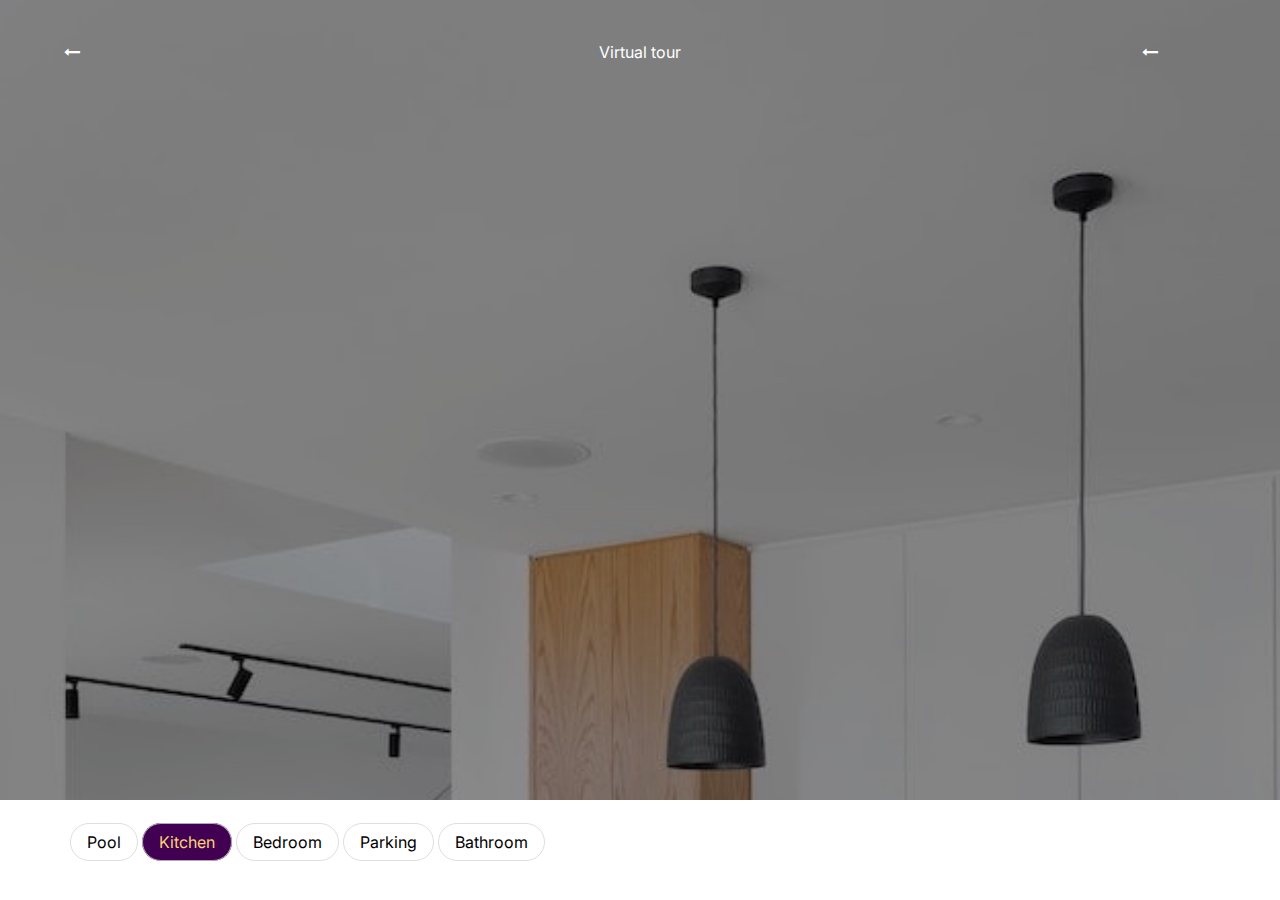
<file: 0-random-designs-4-main/index.html>
<!DOCTYPE html>
<html lang="en">
  <head>
    <meta charset="UTF-8" />
    <meta name="viewport" content="width=device-width, initial-scale=1.0" />
    <meta http-equiv="X-UA-Compatible" content="ie=edge" />
    <title>HTML + CSS</title>
    <link rel="stylesheet" href="styles.css" />
    <link rel="stylesheet" href="styles_global.css" />
    <link
      rel="stylesheet"
      href="https://cdnjs.cloudflare.com/ajax/libs/font-awesome/4.7.0/css/font-awesome.min.css"
    />
    <link rel="stylesheet" href="https://fonts.googleapis.com/css?family=Inter|Playfair+Display">
  </head>
  <body>
   <nav>
    <div class="nav-container">
      <div class="left-icon"><i class="fa fa-long-arrow-left" aria-hidden="true"></i></div>
      <div class="centre-text">Virtual tour</div>
      <div class="right-icon"><i class="fa fa-long-arrow-left" aria-hidden="true"></i></div>
    </div>
  </nav> 

  <!-- <section>
    <div class="left-trapezoid"></div>
    <div class="right-trapezoid"></div>
  </section> -->

  <footer>
    <div class="container">
      <span class="">Pool</span>
      <span class="focus">Kitchen</span>
      <span class="">Bedroom</span>
      <span class="">Parking</span>
      <span class="">Bathroom</span>
    </div>
  </footer>

  </body>
</html>
</file>
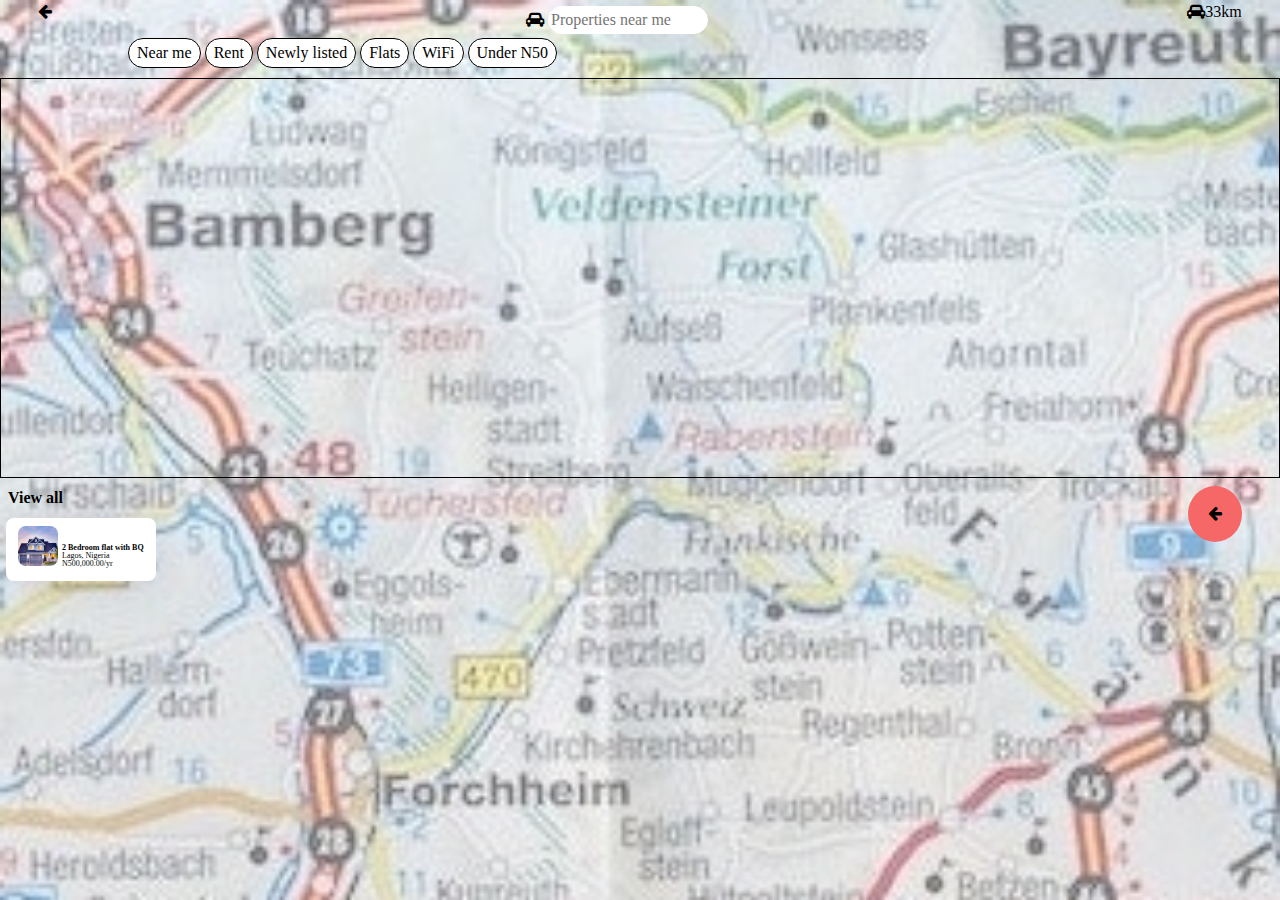
<file: random-designs-1-main/index.html>
<!DOCTYPE html>
<html lang="en">
  <head>
    <meta charset="UTF-8" />
    <meta name="viewport" content="width=device-width, initial-scale=1.0" />
    <!-- <meta name="viewport" content="width=device-width, initial-scale=1.0"> -->
    <meta http-equiv="X-UA-Compatible" content="ie=edge" />
    <title>HTML + CSS</title>
    <link rel="stylesheet" href="styles.css" />
    <link rel="stylesheet" href="styles_global.css" />
    <link
      rel="stylesheet"
      href="https://cdnjs.cloudflare.com/ajax/libs/font-awesome/4.7.0/css/font-awesome.min.css"
    />
  </head>
  <body>
    <div class="top">

      <div class="row-1">
        <span class="left-arrow"><i class="fa fa-arrow-left"></i></span>
        
        <span class="input-box">
          <i class="fa fa-car"></i>
          <input
            type="text"
            name="text"
            placeholder="Properties near me"
          />
        </span>

        <span class="thirty-three-km-part"><i class="fa fa-car"></i>33km</span>
      </div> 

      <div class="row row-2">
      <span>Near me</span>
      <span>Rent</span>
      <span>Newly listed</span>
      <span>Flats</span>
      <span>WiFi</span>
      <span>Under N50</span>
    </div>

    <div class="map-area">
      <div class="cursor big"></div>
    </div>

    <div class="bottom">
      <div class="bottom-row-1">
        <span>View all</span>
        <span><i class="fa fa-arrow-left"></i></span>
      </div>

      <div class="bottom-row-2">
        <div class="card">
          <img src="img/home.jpg" alt="An apartment home" />
          <div class="apt-details">
            <span>2 Bedroom flat with BQ</span>
            <span>Lagos, Nigeria</span>
            <span>N500,000.00/yr</span>
          </div>
        </div>
      </div>

        <!-- <div class="card">
          <img src="img/home.jpg" alt="An apartment home" />
          <div class="apt-details">
            <span>2 Bedroom flat with BQ</span>
            <span>Lagos, Nigeria</span>
            <span>N500,000.00<span style="display: inline; font-weight: 300; font-size: 10px;">/yr</span></span>
          </div>
        </div> -->
      <!-- </div> -->


      
    </div>
  </body>
</html>
<!-- <script>
  const cursorBig = document.querySelector('.big');
  const positionElement = (e)=> {
    const mouseY = e.clientY;
    const mouseX = e.clientX;
    
    cursorBig.style.transform = `translate3d(${mouseX}px, ${mouseY}px, 0)`;
  }
  window.addEventListener('mousemove', positionElement)

</script> -->
</file>
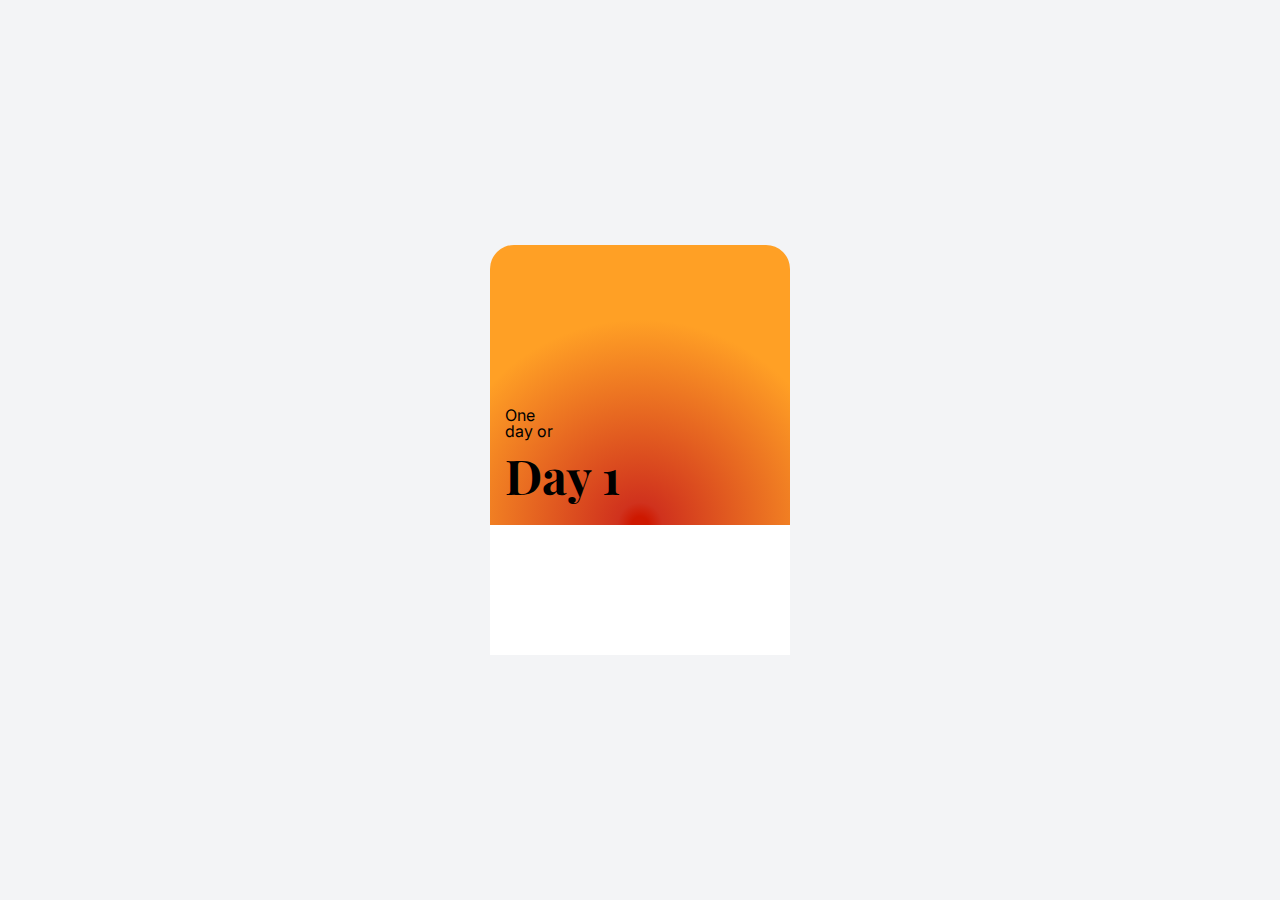
<file: random-designs-2-main/index.html>
<!DOCTYPE html>
<html lang="en">
  <head>
    <meta charset="UTF-8" />
    <meta name="viewport" content="width=device-width, initial-scale=1.0" />
    <!-- <meta name="viewport" content="width=device-width, initial-scale=1.0"> -->
    <meta http-equiv="X-UA-Compatible" content="ie=edge" />
    <title>HTML + CSS</title>
    <link rel="stylesheet" href="styles.css" />
    <link rel="stylesheet" href="styles_global.css" />
    <link
      rel="stylesheet"
      href="https://cdnjs.cloudflare.com/ajax/libs/font-awesome/4.7.0/css/font-awesome.min.css"
    />
    <link rel="stylesheet" href="https://fonts.googleapis.com/css?family=Inter|Playfair+Display">
  </head>
  <body>
    <div class="container">
      <div class="card">
        <div class="text">
          <span>One day or</span>
          <span>Day 1</span>
        </div>
      </div>
      <div class="bottom"></div>
    </div>
  </body>
</html>
</file>
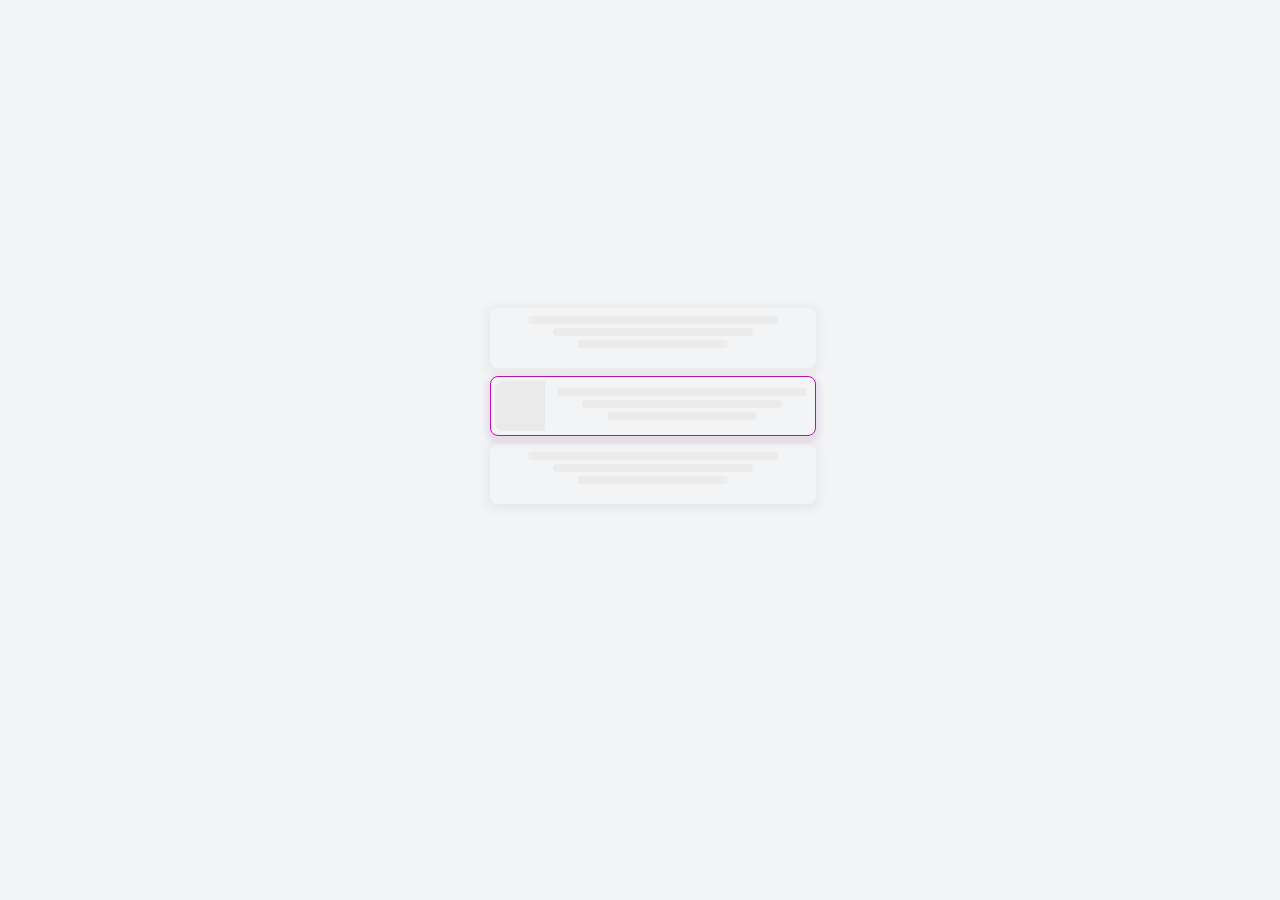
<file: random-designs-3-main/index.html>
<!DOCTYPE html>
<html lang="en">
  <head>
    <meta charset="UTF-8" />
    <meta name="viewport" content="width=device-width, initial-scale=1.0" />
    <meta http-equiv="X-UA-Compatible" content="ie=edge" />
    <title>HTML + CSS</title>
    <link rel="stylesheet" href="styles.css" />
    <link rel="stylesheet" href="styles_global.css" />
    <link
      rel="stylesheet"
      href="https://cdnjs.cloudflare.com/ajax/libs/font-awesome/4.7.0/css/font-awesome.min.css"
    />
    <link rel="stylesheet" href="https://fonts.googleapis.com/css?family=Inter|Playfair+Display">
  </head>
  <body>
    <div class="page">
      <div class="container nofocus-box">
        <div class="right-lines">
          <div></div>
          <div></div>
          <div></div>
        </div>
      </div>
      <div class="container focus-box">
        <div class="left-box"></div>
        <div class="right-lines">
          <div></div>
          <div></div>
          <div></div>
        </div>
      </div>
      <div class="container nofocus-box">
        <div class="right-lines">
          <div></div>
          <div></div>
          <div></div>
        </div>
      </div>
    </div>
    
  </body>
</html>
</file>
<file: 0-random-designs-4-main/styles.css>
nav {
    /* display: inline-block; */
    color: #ffffff;
    font-family: Inter;
    /* position: relative; */
}

nav {

}

.nav-container{
    display: inline-block;
    position: relative;  
    text-align: justify;
    margin-top: 20px;
}
nav div:first-child {
    /* position: absolute; */
    display: inline-block;
    left: 5%;
    top: 20px;
}

nav div:nth-child(2){
    position: absolute;
	top: 12px;
    display: inline-block;
	left: 50%;
	transform: translate(-50%, -50%);
    /* top: 50%; */
}

nav div:last-child {
 position: absolute;
 display: inline-block;
 right: 5%;
}

.left-trapezoid{
    border-bottom: 50px solid #555;
	border-left: 25px solid transparent;
	border-right: 25px solid transparent;
	height: 0;
	width: 125px;
    /* z-index: 9999; */
    /* display: inline-block; */
    /* position: absolute; */
}

footer{
    height: 100px;
    width: 100%;
    background-color: #fff;
    display: block;
    position: fixed;
    bottom: 0;
    left: 0;
}

footer .container {
    padding: 30px;
    font-family: Inter;
    white-space: nowrap;
    margin-left: 40px;
}

.container span {
    border: 1px solid #d5d5d5c7;
    padding: 8px 16px;
    border-radius: 32px;
    background-color: #ffffff ;
    
}

.container .focus {
    color: #ffd277;
    background-color: #410052;
}
</file>
<file: 0-random-designs-4-main/styles_global.css>
/*
  1. Use a more-intuitive box-sizing model.
*/
*,
*::before,
*::after {
  box-sizing: border-box;
}

/*
  2. Remove default margin
*/
* {
  margin: 0;
}

/*
  3. Allow percentage-based heights in the application
*/
html,
body {

  height: 100%;
  background-size: cover;
  margin: 0;
  padding: 0;
  box-sizing: border-box;
  background-image: url("img/kitchenn.jpg");
  
  /* max-width: 100%; */
  /* overflow-x: hidden; */
  /* width: fit-content; */
}

/*
  Typographic tweaks!
  4. Add accessible line-height
  5. Improve text rendering
*/
body {
  line-height: 1.5;
  -webkit-font-smoothing: antialiased;
}

/*
  6. Improve media defaults
*/
img,
picture,
video,
canvas,
svg {
  display: block;
  max-width: 100%;
}

/*
  7. Remove built-in form typography styles
*/
input,
button,
textarea,
select {
  font: inherit;
}

/*
  8. Avoid text overflows
*/
p,
h1,
h2,
h3,
h4,
h5,
h6 {
  overflow-wrap: break-word;
}

/*
  9. Create a root stacking context
*/
#root,
#__next {
  isolation: isolate;
}
</file>
<file: random-designs-1-main/styles.css>
.row-1 {
  display: row;
  position: relative;
}
.row-1 span {
  display: inline-block;
}
.left-arrow {
  position: absolute;
  left: 3%;
}
.input-box {
  position: relative;
  top: 20px;
  left: 50%; 
  transform: translate(-50%, -50%);
}
.input-box input {
  width: 70%;
  border-radius: 16px;
  border: 1px solid #ffffff;
}

.thirty-three-km-part {
  position: absolute;
  right: 3%;
}


.row-2 {
  position: relative;
  margin: 10px auto;
  left: 10%;
  /* white-space: nowrap; */
}
.row-2 span {
  position:relative;
  border: 1px solid black;
  padding: 2px 8px;
  /* position: relative; */

  width: fit-content;
  height: fit-content;
  background: #ffffff;
  border-radius: 999em 999em 999em 999em;
  display: inline-block;
}

.map-area {
  position: relative;
  height: 400px;
  width: 100%;
  /* background-color: ; */
  border: 1px solid black;
  display: block;
  right: 0;
  /* cursor: none; */
  
}

/* .big{
  position: relative;
  width: 50px;
  height: 50px;
  background-color: white;
  border-radius: 50%;
  margin-bottom: 20rem;
  animation-name: stretch;
  animation-duration: 2.0s;
  animation-timing-function: ease-out;
  animation-direction: alternate;
  animation-iteration-count: infinite;
  animation-play-state: running;
} */

/* @keyframes stretch {
  0% {
     
      opacity: 0.2;
      background-color: green;
      border-radius: 100%;
  }

  50% {
      background-color: orange;
  }

  100% {
      //transform: scale(2.0);
      background-color: red;
  }
} */

.bottom-row-1 {
  position: relative;
  padding: 8px;
}
.bottom-row-1 span:nth-of-type(1) {
  font-weight: 700;
}
.bottom-row-1 span:nth-of-type(2) {
  position: absolute;
  /* height: 40px;
  width: 40px; */
  right: 3%;
  background-color: rgb(246, 103, 103);
  padding: 16px 20px;
  border: 1 px solid black;
  border-radius: 50%;
}
/* .b-row-1 span:nth-of-type(2) i {
  
} */
.bottom-row-2 {
  white-space: nowrap;
  width: fit-content;
}
.bottom-row-2 .card{ 
  display: inline-block;
  padding: 4px 8px;
  margin: 0 6px;
  background-color: #ffffff;
  border: 4px solid #ffffff;
  border-radius: 8px;
  box-shadow: 4px 5px 43px -12px rgba(145,126,126,0.59);
}
.bottom-row-2 img {
  display: inline-block;
  border-radius: 8px;
  width: 40px;
  height: 40px;
}
.apt-details {
  display: inline-block;
  font-size: 0px;
  align-items: center;
  
}
.apt-details span:first-child{
  font-weight: 700;
  margin-top: 8px;
}
.apt-details span:not(:first-child) {
  margin-top: 0;
  padding-top: 0%;
}
.apt-details span {
  display: block;
  font-size: 8px;
  padding: 0;
  margin-bottom: -4px;
}
</file>
<file: random-designs-1-main/styles_global.css>
/*
  1. Use a more-intuitive box-sizing model.
*/
*,
*::before,
*::after {
  box-sizing: border-box;
}

/*
  2. Remove default margin
*/
* {
  margin: 0;
}

/*
  3. Allow percentage-based heights in the application
*/
html,
body {

  height: 100%;
  background-image: url(./img/map.jpg);
  background-size: cover;
  margin: 0;
  padding: 0;
  box-sizing: border-box;
  
  /* max-width: 100%; */
  /* overflow-x: hidden; */
  /* width: fit-content; */
}

/*
  Typographic tweaks!
  4. Add accessible line-height
  5. Improve text rendering
*/
body {
  line-height: 1.5;
  -webkit-font-smoothing: antialiased;
}

/*
  6. Improve media defaults
*/
img,
picture,
video,
canvas,
svg {
  display: block;
  max-width: 100%;
}

/*
  7. Remove built-in form typography styles
*/
input,
button,
textarea,
select {
  font: inherit;
}

/*
  8. Avoid text overflows
*/
p,
h1,
h2,
h3,
h4,
h5,
h6 {
  overflow-wrap: break-word;
}

/*
  9. Create a root stacking context
*/
#root,
#__next {
  isolation: isolate;
}
</file>
<file: random-designs-2-main/styles.css>
.container{
  position: absolute;
  top: 50%;
  left: 50%;
  transform: translate(-50%, -50%);


  /* position: absolute;
  top: 0px;
  left: 0px;
  right: 0px;
  bottom: 0px;
  width: 100px;
  height: 100px;
  margin: auto; */
  
}

.card{
  height: 280px;
  width: 300px;
  position: relative;
  
  background-color: #ff851a;
  border-radius: 24px 24px 0 0;

  --light: #ffa025;
  --dark: #ce1800;

  /* background:  radial-gradient(
    circle farthest-side at 50% bottom,  
    var(--dark), var(--light)); */

    background: radial-gradient(
      circle farthest-side at 50% bottom, rgba(206,24,0,1) 3%, 
      rgb(208, 50, 29) 8%,
      rgba(255,160,37,1) 73.33%);
}
.card :only-child{
  position: absolute;
  left: 5%;
  bottom: 5%;
  
}
.text span:first-of-type{
  display: block;
  max-width: 60px;
  line-height: 16px;
  padding: 0;
  font-size: 16px;
  font-family: Inter;
}
.text span:last-of-type{
  display: inline-block;
  padding: 0;
  margin: 0;
  font-weight: 700;
  font-size: 48px;
  font-family: Playfair Display;
}

.bottom {
  /* position: absolute; */
  bottom: 0;
  width: 300px;
  height: 130px;
  background-color: #ffffff;
}
</file>
<file: random-designs-2-main/styles_global.css>
STyles-Global

/*
  1. Use a more-intuitive box-sizing model.
*/
*,
*::before,
*::after {
  box-sizing: border-box;
}

/*
  2. Remove default margin
*/
* {
  margin: 0;
}

/*
  3. Allow percentage-based heights in the application
*/
html,
body {
  height: 100%;
  background-size: cover;
  background-color: #f3f4f6;
  margin: 0;
  padding: 0;
  box-sizing: border-box;
  
  /* max-width: 100%; */
  /* overflow-x: hidden; */
  /* width: fit-content; */
}

/*
  Typographic tweaks!
  4. Add accessible line-height
  5. Improve text rendering
*/
body {
  line-height: 1.5;
  -webkit-font-smoothing: antialiased;
}

/*
  6. Improve media defaults
*/
img,
picture,
video,
canvas,
svg {
  display: block;
  max-width: 100%;
}

/*
  7. Remove built-in form typography styles
*/
input,
button,
textarea,
select {
  font: inherit;
}

/*
  8. Avoid text overflows
*/
p,
h1,
h2,
h3,
h4,
h5,
h6 {
  overflow-wrap: break-word;
}

/*
  9. Create a root stacking context
*/
#root,
#__next {
  isolation: isolate;
}
</file>
<file: random-designs-3-main/styles.css>
.page {
    height: 300px;
    width: 300px;
    position: absolute;
    top: 0;
    left: 0;
    right: 0;
    bottom: 0;
    margin: auto;
}

.container {
    width: max-content;
    height: 60px;
    margin: 8px 0 8px 0;
    border-radius: 8px;
    }

.nofocus-box {
    width: 326px;
    position: relative;
    box-shadow: 0px 2px 8px 4px rgba(136, 136, 136, 0.09);
    /* margin: auto; */
}
.nofocus-box .right-lines {
    position: absolute;
    top: 0px;
    left: 0px;
    right: 0px;
    bottom: 0px;
    margin: 0 auto;
}
.nofocus-box .right-lines div:first-of-type {
    margin-bottom: 4px;
    width: 250px;
    margin: 8px auto 4px auto;
}

.focus-box{
    border: 1px solid rgb(186, 16, 172);
    box-shadow: 0px 4px 6px 4px rgba(111, 0, 125, 0.09);

}

.left-box {
    display: inline-block;
    vertical-align: middle;
    margin: 4px 0px 4px 4px;
    height: 50px;
    width: 50px;
    background-color: rgb(234, 234, 234);
    border-radius: 8px 0px 0px 8px;
}

.right-lines  {
    display: inline-block;
    vertical-align: middle;

    top: 0;
    bottom: 0;
    margin:  0px 8px 0px 8px;
}

.right-lines div
{

    width: 200px;
    height: 8px;
    background-color: rgb(235, 235, 235);
    /* border: 1px solid; */
    border-radius: 8px;;
}

.right-lines div:first-of-type {
    margin-bottom: 4px;
    width: 250px;
}
.right-lines div:nth-of-type(2) {
    width: 200px;
    margin: auto;
}
.right-lines div:last-of-type {
    margin-top: 4px;
    width: 150px;
    margin: 4px auto;
}
</file>
<file: random-designs-3-main/styles_global.css>
/*
  1. Use a more-intuitive box-sizing model.
*/
*,
*::before,
*::after {
  box-sizing: border-box;
}

/*
  2. Remove default margin
*/
* {
  margin: 0;
}

/*
  3. Allow percentage-based heights in the application
*/
html,
body {

  height: 100%;
  background-size: cover;
  background-color: #f3f4f6;
  margin: 0;
  padding: 0;
  box-sizing: border-box;
  
  /* max-width: 100%; */
  /* overflow-x: hidden; */
  /* width: fit-content; */
}

/*
  Typographic tweaks!
  4. Add accessible line-height
  5. Improve text rendering
*/
body {
  line-height: 1.5;
  -webkit-font-smoothing: antialiased;
}

/*
  6. Improve media defaults
*/
img,
picture,
video,
canvas,
svg {
  display: block;
  max-width: 100%;
}

/*
  7. Remove built-in form typography styles
*/
input,
button,
textarea,
select {
  font: inherit;
}

/*
  8. Avoid text overflows
*/
p,
h1,
h2,
h3,
h4,
h5,
h6 {
  overflow-wrap: break-word;
}

/*
  9. Create a root stacking context
*/
#root,
#__next {
  isolation: isolate;
}
</file>
